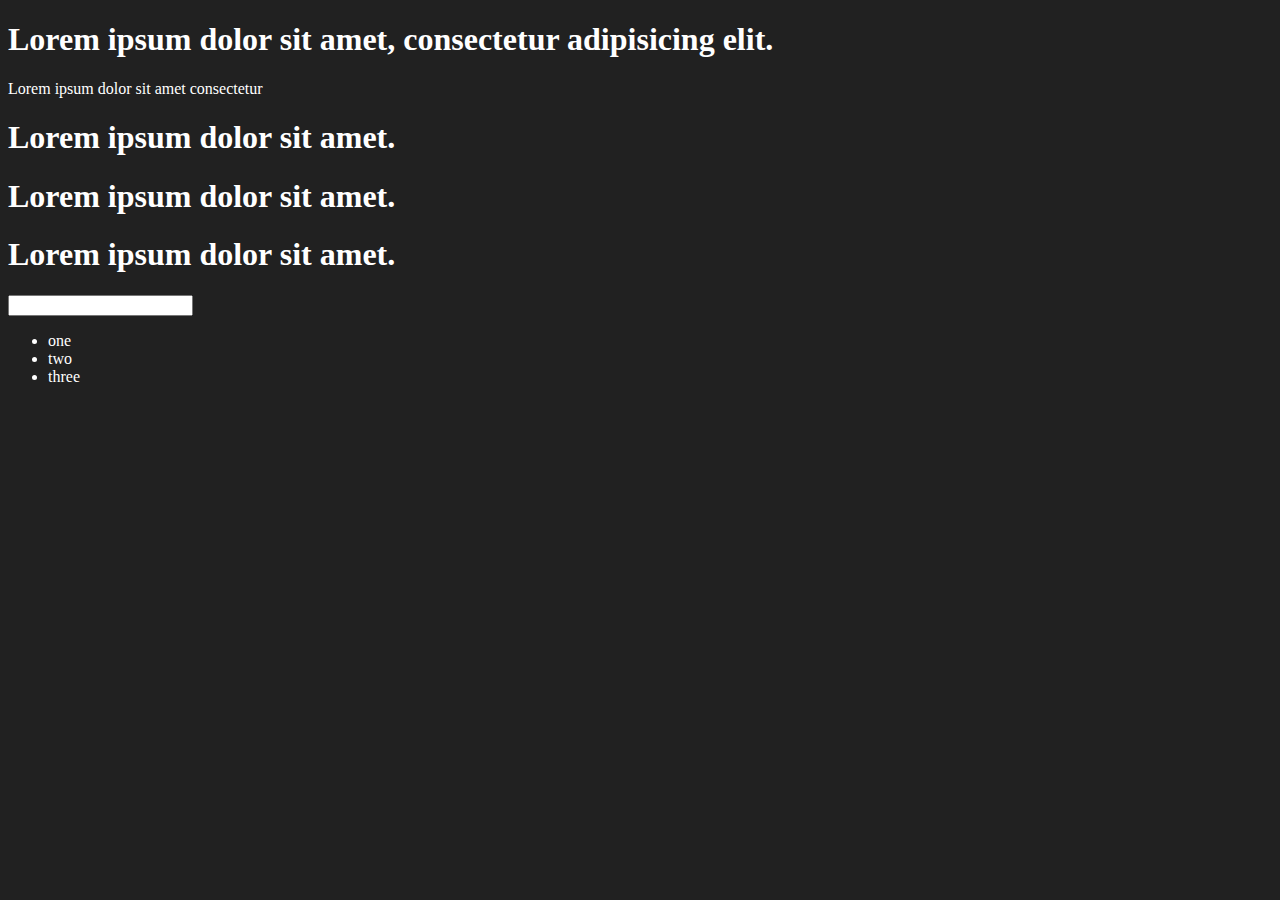
<file: 06_dom/index.html>
<!DOCTYPE html>
<html lang="en">
<head>
    <meta charset="UTF-8">
    <meta name="viewport" content="width=device-width, initial-scale=1.0">
    <title>Document</title>
    <style>
        .bg_black{
            background-color: #212121;
            color: white;
        }
    </style>
</head>
<body class="bg_black">
    <div>
       <h1 id="title" class="heading">Lorem ipsum dolor sit amet, consectetur adipisicing elit. <span style="display:none;">test text</span></h1>
       <p>Lorem ipsum dolor sit amet consectetur</p>
       <h1>Lorem ipsum dolor sit amet.</h1>
       <h1>Lorem ipsum dolor sit amet.</h1>
       <h1>Lorem ipsum dolor sit amet.</h1>
       <input type="password">

       <ul>
        <li className="list-item">one</li>
        <li className="list-item">two</li>
        <li className="list-item">three</li>
       </ul className="list-item">

    </div>
</body>
</html>
</file>
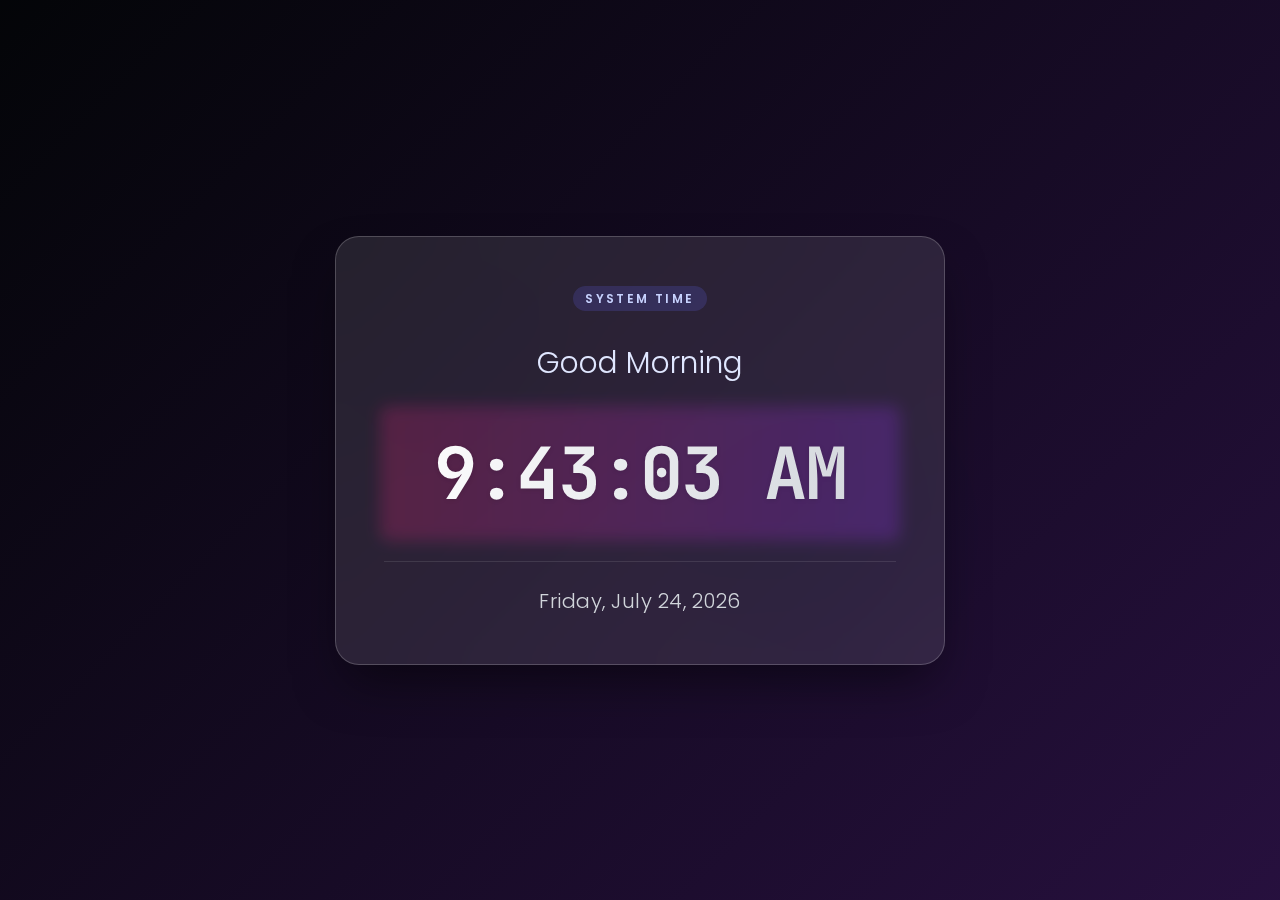
<file: currentclcok/index.html>
<!DOCTYPE html>
<html lang="en">
  <head>
    <meta charset="UTF-8" />
    <meta name="viewport" content="width=device-width, initial-scale=1.0" />
    <title>Modern Digital Clock</title>
    <!-- Import Google Fonts: Poppins for UI text, JetBrains Mono for the clock numbers -->
    <link rel="preconnect" href="https://fonts.googleapis.com">
    <link rel="preconnect" href="https://fonts.gstatic.com" crossorigin>
    <link href="https://fonts.googleapis.com/css2?family=JetBrains+Mono:wght@500;700&family=Poppins:wght@300;400;600&display=swap" rel="stylesheet">
    
    <style>
      :root {
        --primary-bg: #111827;
        --glass-bg: rgba(255, 255, 255, 0.1);
        --glass-border: rgba(255, 255, 255, 0.2);
        --text-color: #ffffff;
        --text-muted: #d1d5db;
        --accent-glow: rgba(139, 92, 246, 0.5); /* Purple-ish glow */
      }

      body {
        background-color: var(--primary-bg);
        color: var(--text-color);
        margin: 0;
        height: 100vh;
        display: flex;
        justify-content: center;
        align-items: center;
        font-family: 'Poppins', sans-serif;
        overflow: hidden;
        position: relative;
      }

      /* Animated Background Layer */
      .bg-animation {
        position: absolute;
        inset: 0;
        background: linear-gradient(-45deg, #312e81, #581c87, #000000);
        background-size: 400% 400%;
        animation: gradient-xy 15s ease infinite;
        z-index: -10;
        opacity: 0.8;
      }

      /* Decorative Blobs */
      .blob {
        position: absolute;
        width: 18rem;
        height: 18rem;
        border-radius: 50%;
        mix-blend-mode: multiply;
        filter: blur(40px);
        opacity: 0.2;
        animation: blob-bounce 7s infinite;
      }

      .blob-1 {
        top: 25%;
        left: 25%;
        background-color: #a855f7; /* Purple */
      }

      .blob-2 {
        bottom: 25%;
        right: 25%;
        background-color: #6366f1; /* Indigo */
        animation-delay: 2s;
      }

      /* Main Card (Glassmorphism) */
      #main {
        position: relative;
        z-index: 10;
        padding: 3rem; /* p-12 */
        width: 90%;
        max-width: 32rem; /* max-w-lg */
        background: var(--glass-bg);
        backdrop-filter: blur(20px);
        -webkit-backdrop-filter: blur(20px);
        border: 1px solid var(--glass-border);
        border-radius: 1.5rem; /* rounded-3xl */
        box-shadow: 0 25px 50px -12px rgba(0, 0, 0, 0.5);
        text-align: center;
        transition: transform 0.3s ease;
      }

      #main:hover {
        transform: scale(1.02);
      }

      /* Label */
      .label-container {
        margin-bottom: 0.5rem;
      }

      .label-text {
        text-transform: uppercase;
        letter-spacing: 0.2em;
        font-size: 0.75rem;
        font-weight: 600;
        color: #c7d2fe; /* indigo-200 */
        background-color: rgba(99, 102, 241, 0.2);
        padding: 0.25rem 0.75rem;
        border-radius: 9999px;
      }

      /* Greeting */
      #greeting {
        font-size: 1.5rem; /* text-2xl */
        font-weight: 300; /* font-light */
        margin-bottom: 1.5rem;
        color: #e0e7ff; /* indigo-100 */
        animation: fadeIn 0.5s ease-in;
      }

      @media (min-width: 768px) {
        #greeting {
          font-size: 1.875rem; /* md:text-3xl */
        }
      }

      /* Clock Container */
      .clock-container {
        position: relative;
        padding: 1rem 0;
        margin: 1rem 0;
      }

      /* Glow effect behind clock */
      .clock-glow {
        position: absolute;
        inset: -0.25rem;
        background: linear-gradient(to right, #db2777, #9333ea);
        border-radius: 0.5rem;
        filter: blur(8px);
        opacity: 0.25;
        transition: opacity 1s;
        z-index: -1;
      }

      .clock-container:hover .clock-glow {
        opacity: 0.5;
        transition-duration: 0.2s;
      }

      /* Clock Text */
      #currtime {
        position: relative;
        font-family: 'JetBrains Mono', monospace;
        font-weight: 700;
        font-size: 3rem; /* text-5xl */
        background: linear-gradient(to right, #ffffff, #d1d5db);
        -webkit-background-clip: text;
        -webkit-text-fill-color: transparent;
        background-clip: text; /* Standard property */
        color: transparent; /* Fallback */
        margin: 0;
        letter-spacing: -0.025em;
        filter: drop-shadow(0 1px 2px rgba(0,0,0,0.1));
      }

      @media (min-width: 768px) {
        #currtime {
          font-size: 3.75rem; /* md:text-6xl */
        }
      }
      
      @media (min-width: 1024px) {
        #currtime {
          font-size: 4.5rem; /* lg:text-7xl */
        }
      }

      /* Date Section */
      .date-section {
        margin-top: 1.5rem;
        padding-top: 1.5rem;
        border-top: 1px solid rgba(255, 255, 255, 0.1);
      }

      #currdate {
        font-size: 1.125rem; /* text-lg */
        color: var(--text-muted);
        font-weight: 300;
        letter-spacing: 0.025em;
        margin: 0;
      }

      @media (min-width: 768px) {
        #currdate {
          font-size: 1.25rem; /* md:text-xl */
        }
      }

      /* Animations */
      @keyframes gradient-xy {
        0%, 100% { background-position: 0% 0%; }
        25% { background-position: 100% 0%; }
        50% { background-position: 100% 100%; }
        75% { background-position: 0% 100%; }
      }

      @keyframes fadeIn {
        from { opacity: 0; transform: translateY(10px); }
        to { opacity: 1; transform: translateY(0); }
      }

      @keyframes blob-bounce {
        0% { transform: translate(0px, 0px) scale(1); }
        33% { transform: translate(30px, -50px) scale(1.1); }
        66% { transform: translate(-20px, 20px) scale(0.9); }
        100% { transform: translate(0px, 0px) scale(1); }
      }

    </style>
  </head>
  <body>
    
    <!-- Animated Background Layer -->
    <div class="bg-animation"></div>
    
    <!-- Decorative glow orbs -->
    <div class="blob blob-1"></div>
    <div class="blob blob-2"></div>

    <!-- Main Card -->
    <div id="main">
      
      <!-- Header / Label -->
      <div class="label-container">
        <span class="label-text">System Time</span>
      </div>

      <!-- Greeting -->
      <p id="greeting">Loading...</p>

      <!-- The Clock -->
      <div class="clock-container">
        <div class="clock-glow"></div>
        <p id="currtime">00:00:00</p>
      </div>

      <!-- Date -->
      <div class="date-section">
        <p id="currdate">Loading...</p>
      </div>

    </div>
  </body>
  <script>
    const gettime = document.querySelector("#currtime");
    const getdate = document.querySelector("#currdate");
    const getgreetings = document.querySelector("#greeting");

    function updateTime() {
      const now = new Date();

      gettime.innerText = new Date().toLocaleTimeString();

      const dateOption = {
        weekday: "long",
        year: "numeric",
        month: "long",
        day: "numeric",
      };

      getdate.innerText = now.toLocaleDateString(undefined, dateOption);
      
      const hour = now.getHours();
      let message = "";
      
      if(hour >=5 && hour < 12){
          message = "Good Morning"
        }else if(hour >= 12 && hour < 17){
            message= "Good Afternoon"
        }else if(hour >=17 && hour <20 ){
            message = "Good Evening"
        }else{
            message = "Good Night"
        }
        getgreetings.innerText = message
    }



    updateTime();

    setInterval(updateTime, 1000);
  </script>
</html>
</file>
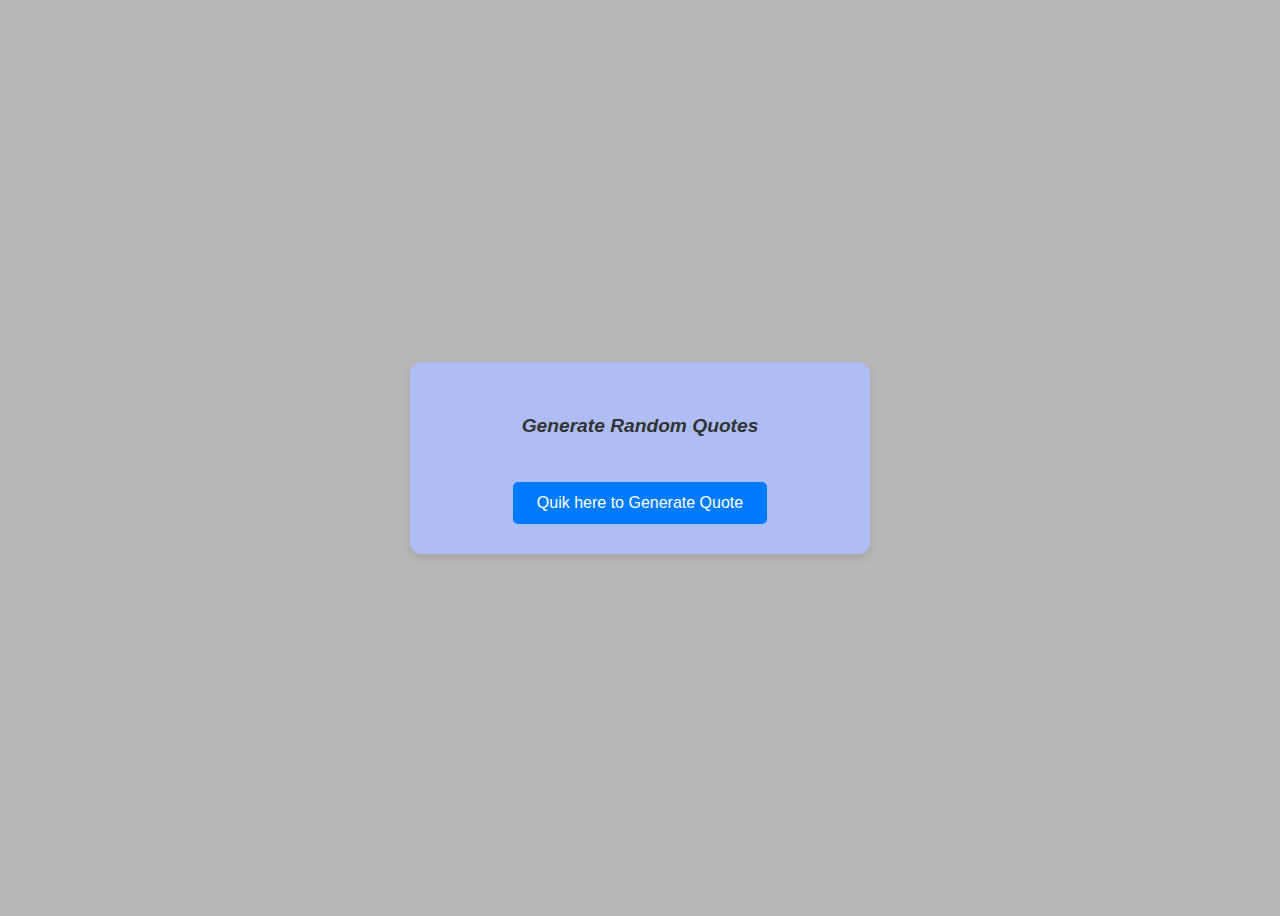
<file: quote_generator/index.html>
<!DOCTYPE html>
<html lang="en">
  <head>
    <meta charset="UTF-8" />
    <meta name="viewport" content="width=device-width, initial-scale=1.0" />
    <title>Quote generator</title>
    <style>
body {
  height: 100vh;
        font-family: "Roboto", sans-serif;
        text-align: center;
        background-color: #b9b6b6;
        display: flex;
        justify-content: center;
        align-items: center;
      }
      .card {
        background-color: rgb(174, 190, 245);
        min-width: 400px;
        max-width: 400px;
        max-height: 250px;
         /* margin: 0 auto; */
        padding: 30px;
        border-radius: 12px;
        box-shadow: 0 4px 8px rgba(0,0,0,0.1);
      }
      h1 {
        margin-top: 0;
        color: #444;
      }
      button {
        padding: 12px 24px;
        font-size: 16px;
        cursor: pointer;
        background-color: #007bff;
        color: white;
        border: none;
        border-radius: 5px;
        transition: background-color 0.3s;
      }
      button:hover {
        background-color: #0056b3;
      }
      button:disabled {
        background-color: #747373;
        cursor: not-allowed;
      }
      #quote-display {
        margin: 20px 0;
        font-size: 1.2rem;
        color: #333;
        font-style: italic;
        min-height: 50px; /* Keeps the box size stable */
        line-height: 1.5;
      }
    </style>
  </head>
  <body>
    <div class="card">
      <h1 id="quote-display">Generate Random Quotes</h1>
      <button id="btn">Quik here to Generate Quote</button>
    </div>
  </body>
  <script>
    const quoteText = document.querySelector("#quote-display");
    const btn = document.querySelector("#btn");

    btn.addEventListener("click", getQuote);

    async function getQuote() {
      btn.disabled = true;
      btn.innerText = "Loading...";

      try {
        const randomNum =Math.floor(Math.random() * 1000);
        const response = await fetch( "https://api.adviceslip.com/advice?t=" + randomNum);
        
        if(!response.ok){
          throw new Error(`HTTP error! status: ${response.status}`);
        }
        const data = await response.json();
        quoteText.innerText = `"${data.slip.advice}"`;
      } catch (error) {
        // Handle errors (like no internet)
        console.error(error);
        if(quoteText){
          quoteText.innerText = "Failed to fetch quote. Please try again.";
        }
      }

      // Re-enable the button
      btn.disabled = false;
      btn.innerText = "Get New Quote";
    }
  </script>
</html>
</file>
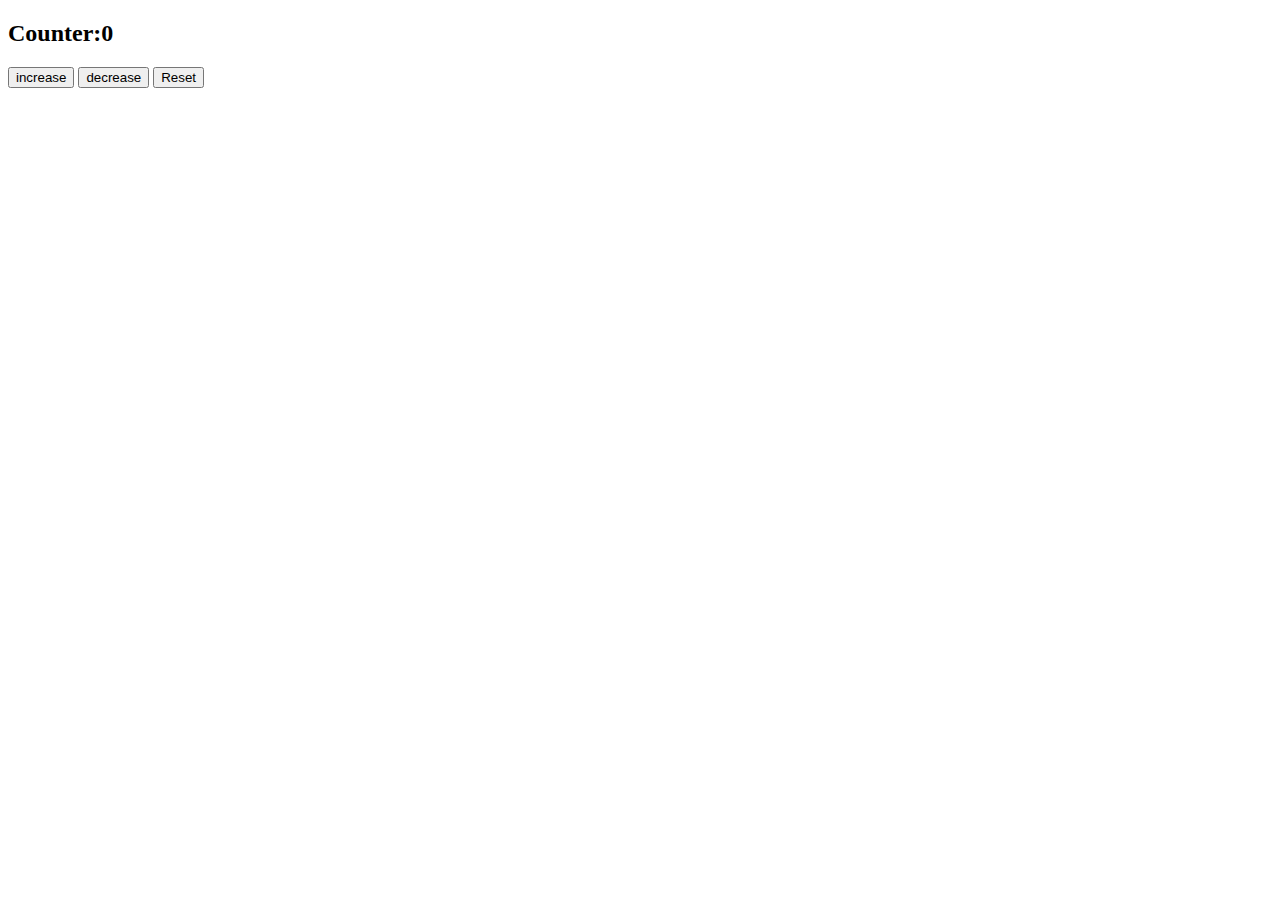
<file: counter.html>
<!DOCTYPE html>
<html lang="en">
<head>
    <meta charset="UTF-8">
    <meta name="viewport" content="width=device-width, initial-scale=1.0">
    <title>Document</title>
</head>
<body>
    <h2>Counter:<span id="count">0</span></h2>
    <button id="increament">increase</button>
    <button id="decrement">decrease</button>
    <button id="reset">Reset</button>

    <script>
        const counter = document.getElementById("count")
        const increamentBtn = document.getElementById("increament")
        const decrementBtn = document.getElementById("decrement")
        const resetBtn = document.getElementById("reset")

        let count = 0

        function updateCount(){
            counter.innerHTML = count;
        }
        increamentBtn.addEventListener("click",()=>{
            count++;
            updateCount();
        })

        decrementBtn.addEventListener("click",()=>{
            if(count<=0){
                return;
            }
            count--;
            updateCount();
        })
        resetBtn.addEventListener("click",()=>{
            count = 0;
            updateCount();
        })

    </script>
</body>
</html>
</file>
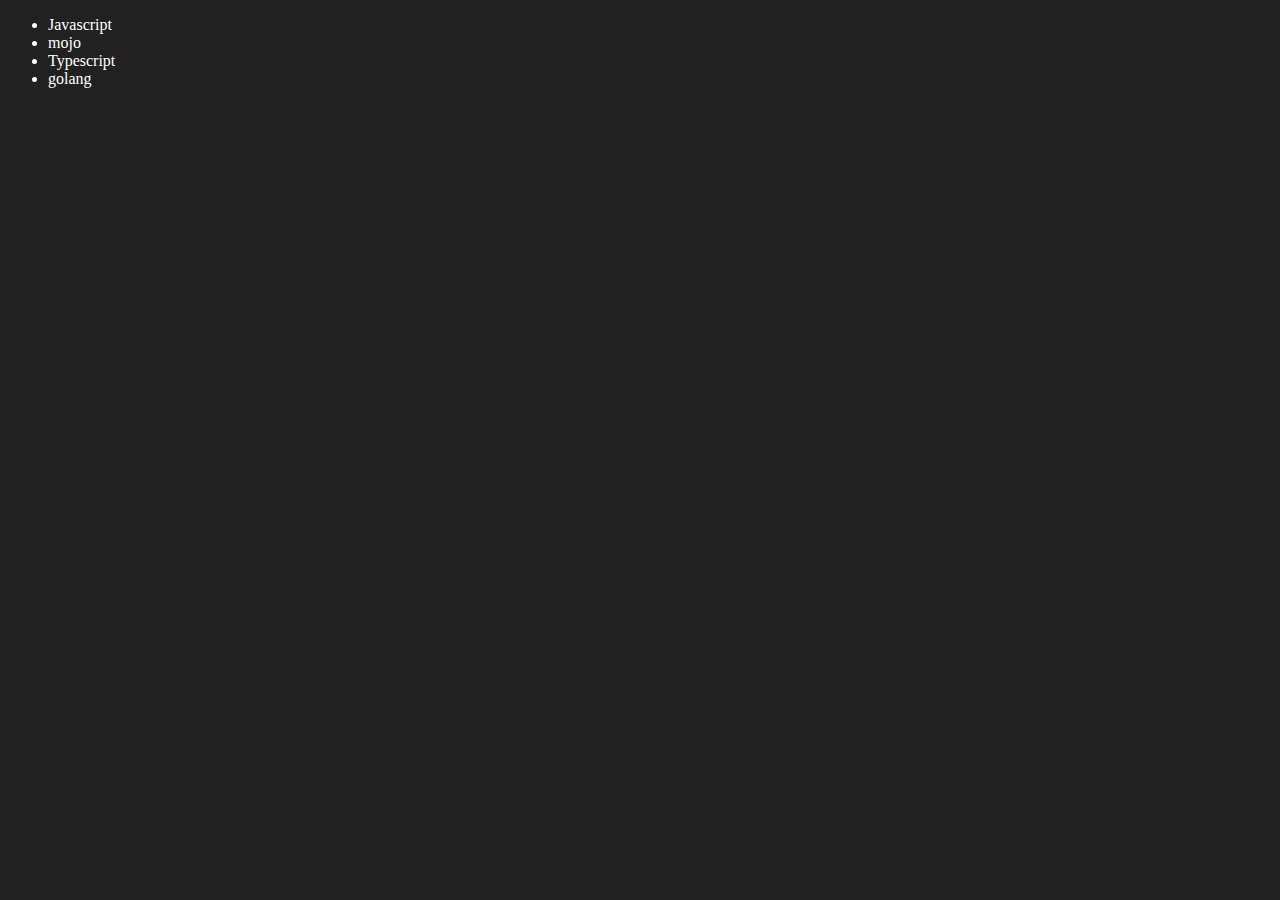
<file: 06_dom/four.html>
<!DOCTYPE html>
<html lang="en">
<head>
    <meta charset="UTF-8">
    <meta name="viewport" content="width=device-width, initial-scale=1.0">
    <title>Document</title>
</head>
<body style="background-color: #212121; color:#ffff">
    <ul class="language">
        <li>Javascript</li>
    </ul>
</body>
<script>  
    function addLanguage(langname){
       const li = document.createElement('li');
       li.innerHTML = `${langname}`
       document.querySelector('.language').appendChild(li)
    }
    addLanguage("python")
    addLanguage("Typescript")
    
    function addOptiLanguage(langName){
        const li = document.createElement('li');
        li.appendChild(document.createTextNode(langName))
        document.querySelector('.language').appendChild(li)
    }
    addOptiLanguage('golang')

    // edit
    const secondLang = document.querySelector("li:nth-child(2)")
    // console.log(secondLang)
    // secondLang.innerHTML = "Mojo"
    const newli = document.createElement('li')
    newli.textContent = "mojo"
    secondLang.replaceWith(newli)


// edit
    const fisrtLang = document.querySelector("li:first-child")
    firstLang.outerHTML = '<li>typescript</li>'

    // remove
    const lastLang = document.querySelector('li:last-child')
    lastLang.removeChild()

</script>
</html>
</file>
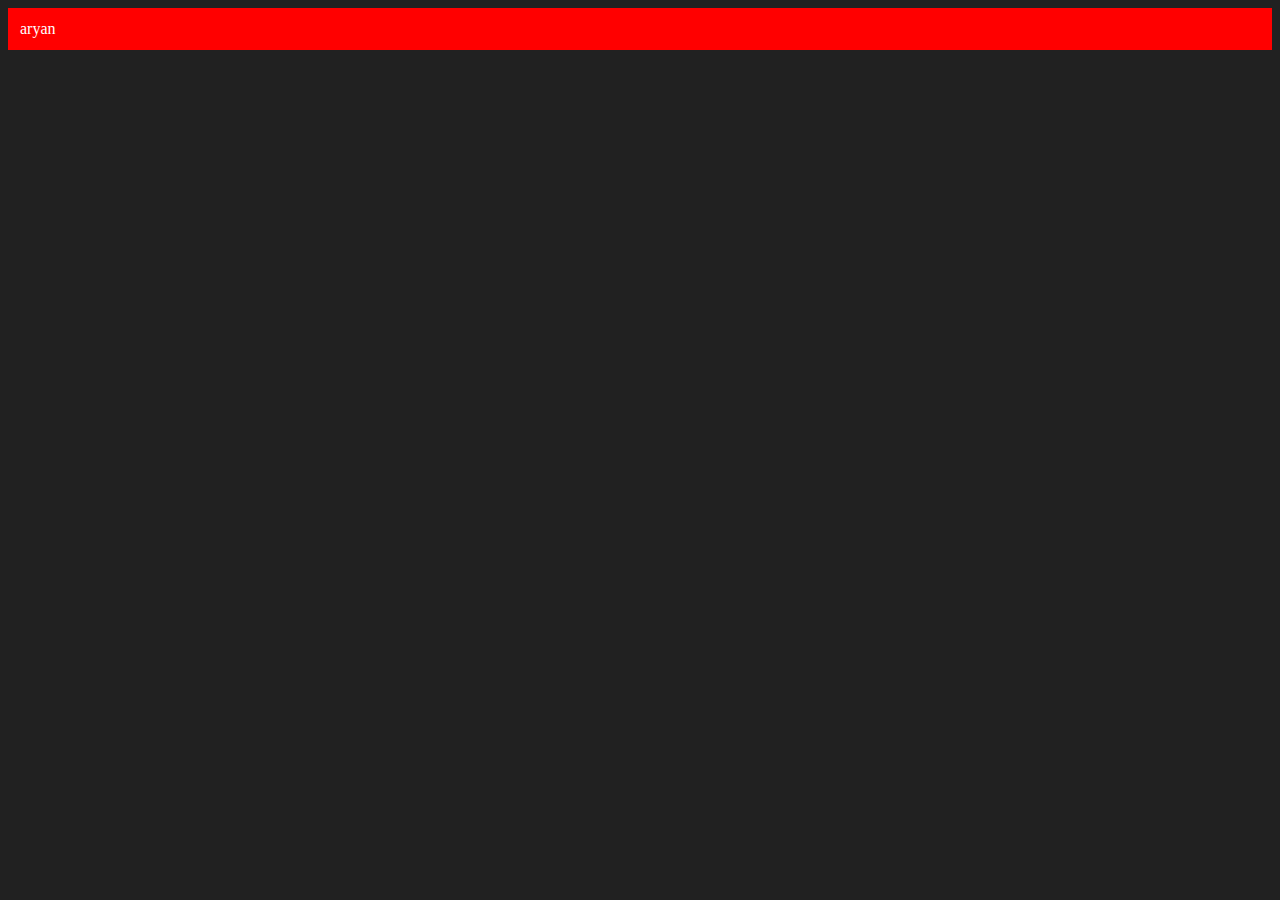
<file: 06_dom/three.html>
<!DOCTYPE html>
<html lang="en">
<head>
    <meta charset="UTF-8">
    <meta name="viewport" content="width=device-width, initial-scale=1.0">
    <title>DOM</title>
</head>
<body style="background-color: #212121; color:#ffff">
    
</body>
<script>
    const div = document.createElement('div');
console.log(div)
div.className = "main"
div.id = Math.round(Math.random() * 10 + 1)
div.setAttribute("title","Aryan")
div.style.backgroundColor = "red"
div.style.padding = "12px"
// div.innerText = "Aryan"
const addText = document.createTextNode("aryan")
div.appendChild(addText)
document.body.appendChild(div)
</script>
</html>
</file>
